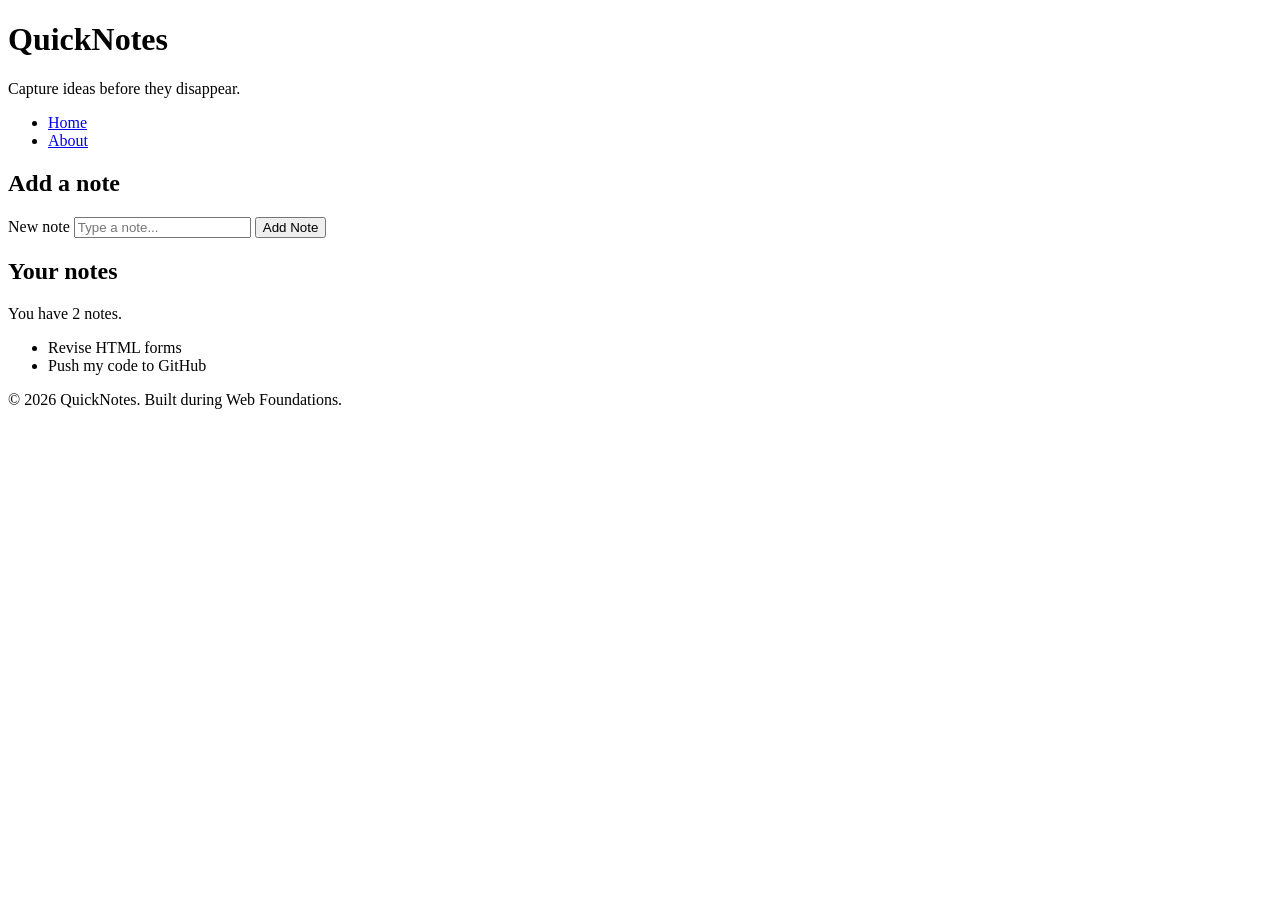
<file: day1/index.html>
<!DOCTYPE html>
<html lang="en">
  <head>
    <meta charset="UTF-8" />
    <meta name="viewport" content="width=device-width, initial-scale=1.0" />
    <title>QuickNotes</title>
  </head>
  <body>
    <header>
       <h1>QuickNotes</h1>
  <p>Capture ideas before they disappear.</p>
  <nav>
    <ul>
      <li><a href="index.html">Home</a></li>
      <li><a href="about.html">About</a></li>
    </ul>
  </nav>
</header>
    </header>
 
    <main>
      <section>
        <h2>Add a note</h2>
        <form id="note-form">
          <label for="note-input">New note</label>
          <input type="text" id="note-input" placeholder="Type a note..." />
          <button type="submit">Add Note</button>
        </form>
      </section>
 
      <section>
        <h2>Your notes</h2>
        <p id="note-count">You have 2 notes.</p>
        <ul id="notes-list">
          <li>Revise HTML forms</li>
          <li>Push my code to GitHub</li>
        </ul>
      </section>
    </main>
 
    <footer>
      <p>&copy; 2026 QuickNotes. Built during Web Foundations.</p>
    </footer>
  </body>
</html>
</file>
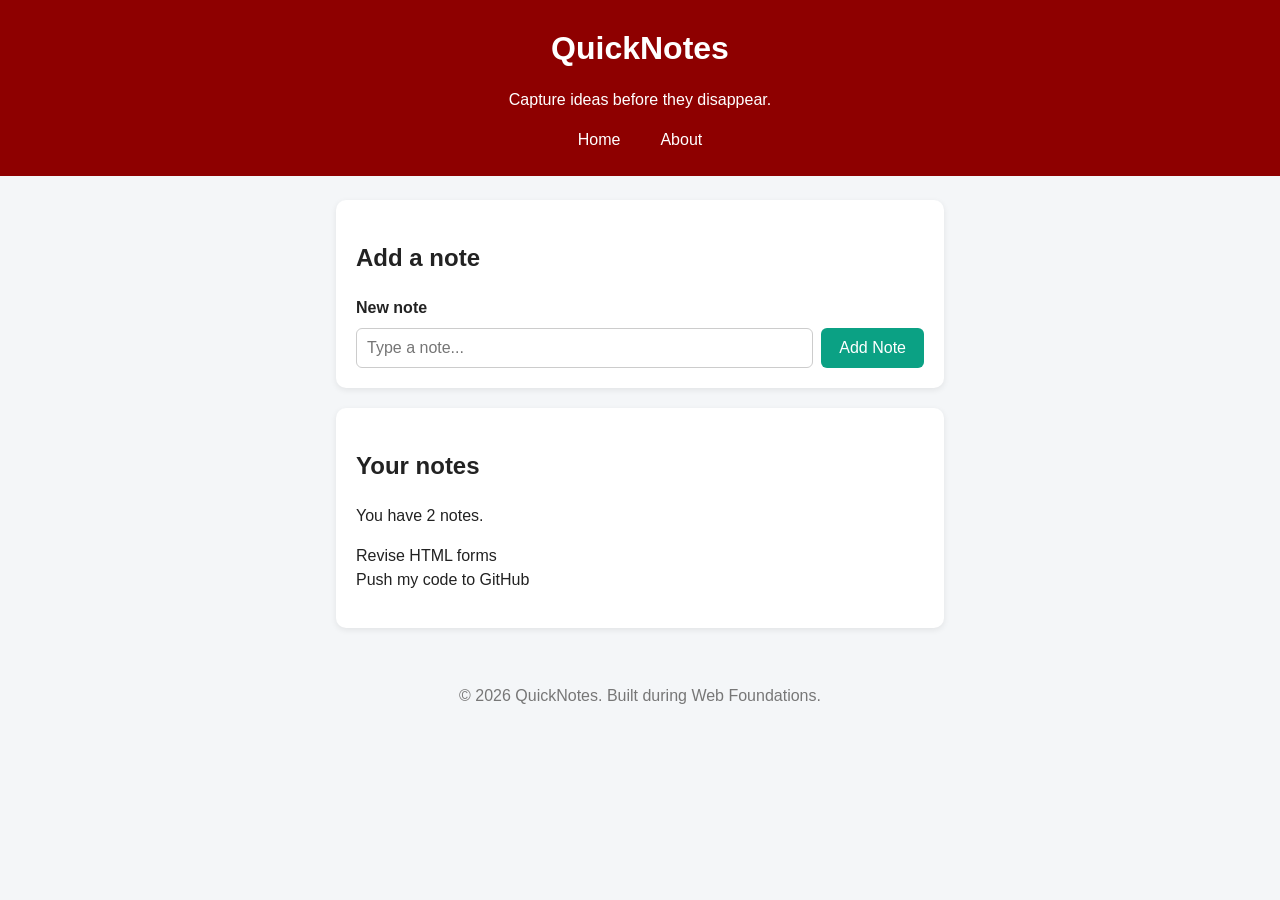
<file: day2/index.html>
<!DOCTYPE html>
<html lang="en">
  <head>
    <meta charset="UTF-8" />
    <meta name="viewport" content="width=device-width, initial-scale=1.0" />
    <title>QuickNotes</title>
    <link rel="stylesheet" href="style.css" />
  </head>
  <body>
    <header>
       <h1>QuickNotes</h1>
  <p>Capture ideas before they disappear.</p>
  <nav>
    <ul>
      <li><a href="index.html">Home</a></li>
      <li><a href="about.html">About</a></li>
    </ul>
  </nav>
</header>
 
    <main>
      <section>
        <h2>Add a note</h2>
        <form id="note-form">
          <label for="note-input">New note</label>
          <input type="text" id="note-input" placeholder="Type a note..." />
          <button type="submit">Add Note</button>
        </form>
      </section>
 
      <section>
        <h2>Your notes</h2>
        <p id="note-count">You have 2 notes.</p>
        <ul id="notes-list">
          <li>Revise HTML forms</li>
          <li>Push my code to GitHub</li>
        </ul>
      </section>
    </main>
 
    <footer>
      <p>&copy; 2026 QuickNotes. Built during Web Foundations.</p>
    </footer>
  </body>
</html>
</file>
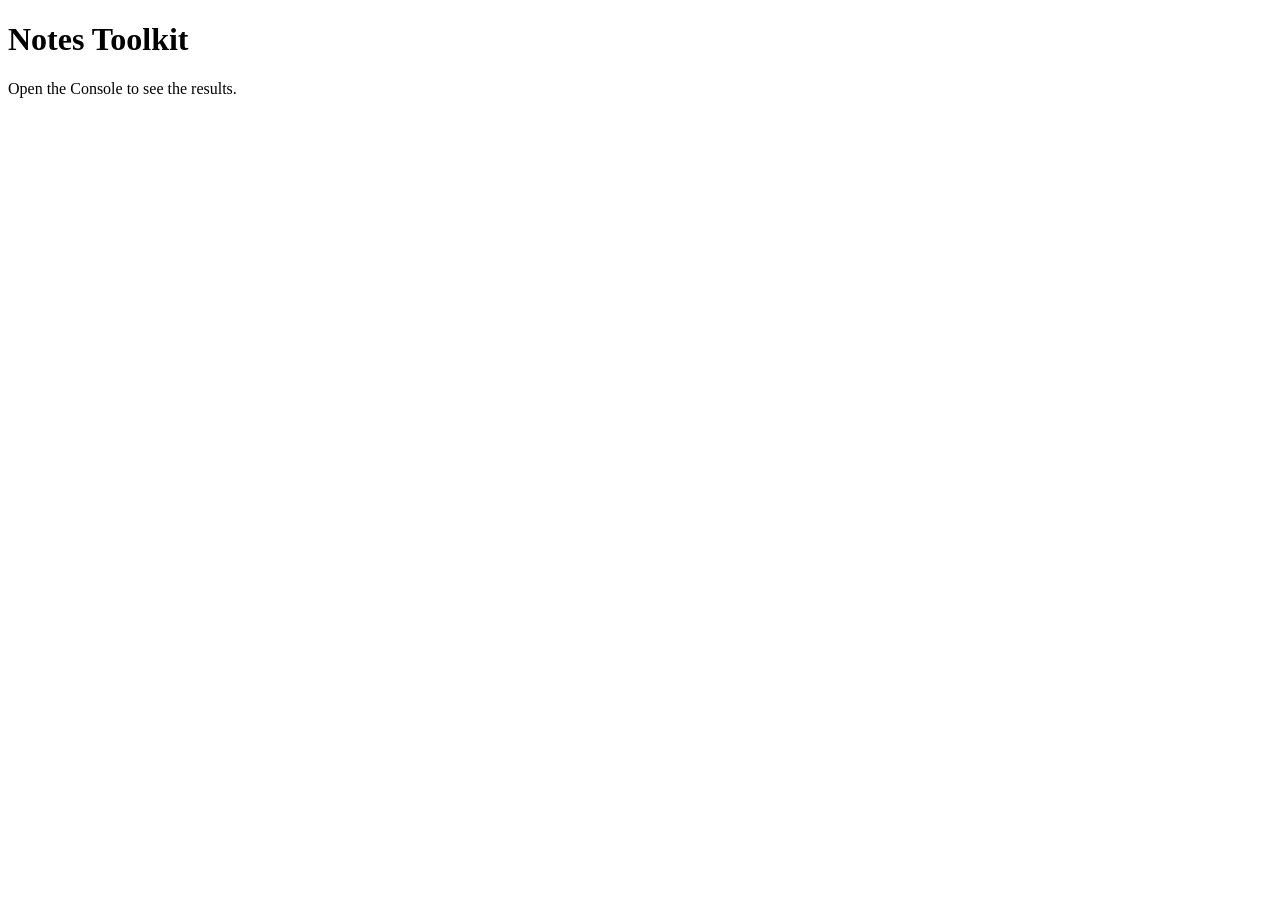
<file: day3/index.html>
<!DOCTYPE html>
<html lang="en">
  <head>
    <meta charset="UTF-8" />
    <meta name="viewport" content="width=device-width, initial-scale=1.0" />
    <title>Notes Toolkit</title>
    <script src="script.js" defer></script>
  </head>
  <body>
    <h1>Notes Toolkit</h1>
    <p>Open the Console to see the results.</p>
  </body>
</html>
</file>
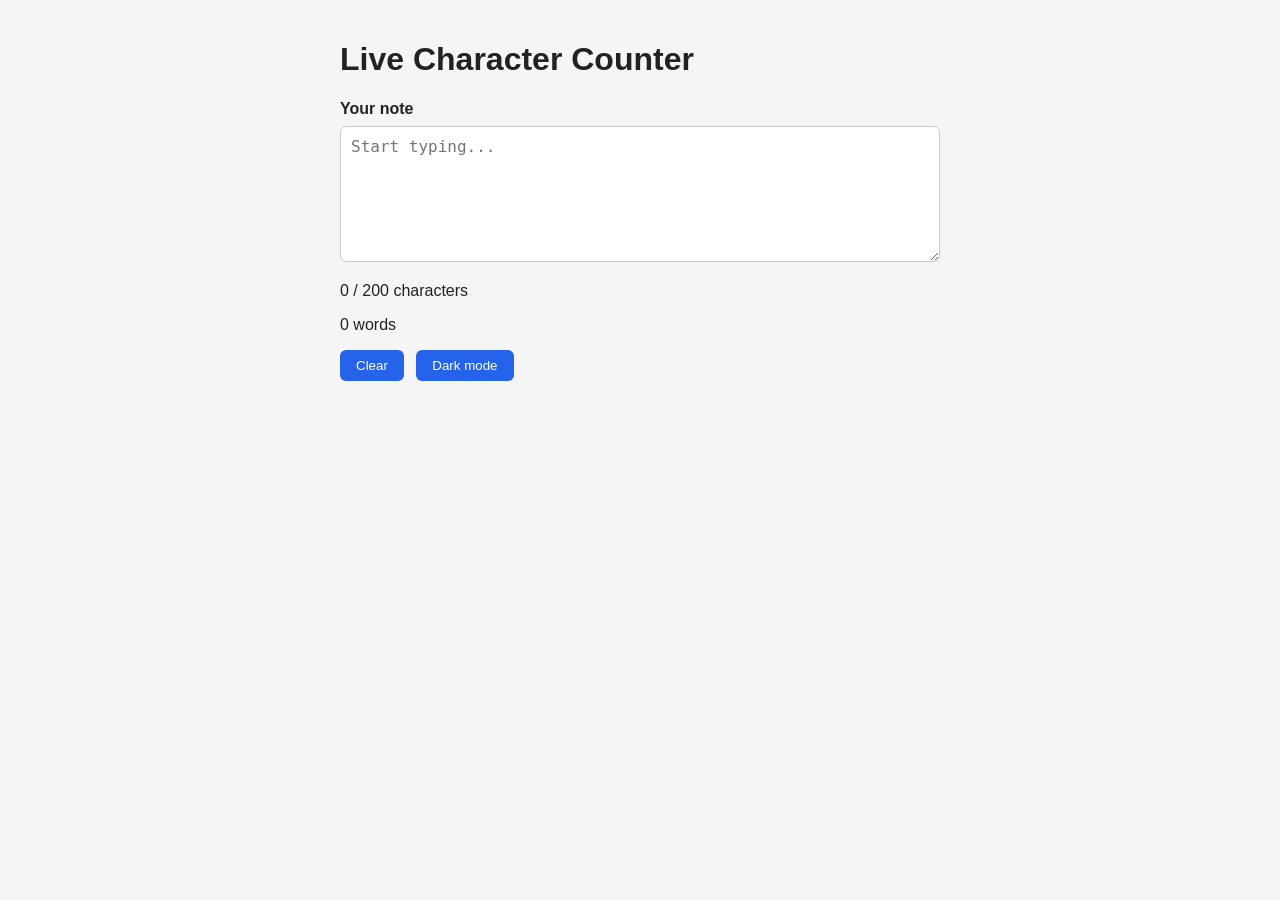
<file: day4/index.html>
<!DOCTYPE html>
<html lang="en">
<head>
  <meta charset="UTF-8">
  <meta name="viewport" content="width=device-width, initial-scale=1.0">
  <title>Live Character Counter</title>
  <link rel="stylesheet" href="style.css">
  <script src="script.js" defer></script>
</head>
<body>
  <main>
    <h1>Live Character Counter</h1>

    <label for="note-text">Your note</label>
    <textarea id="note-text" rows="6" placeholder="Start typing..."></textarea>

    <p id="char-count">0 / 200 characters</p>
    <p id="word-count">0 words</p>

    <button id="clear-btn">Clear</button>
    <button id="theme-toggle">Dark mode</button>
  </main>
</body>
</html>
</file>
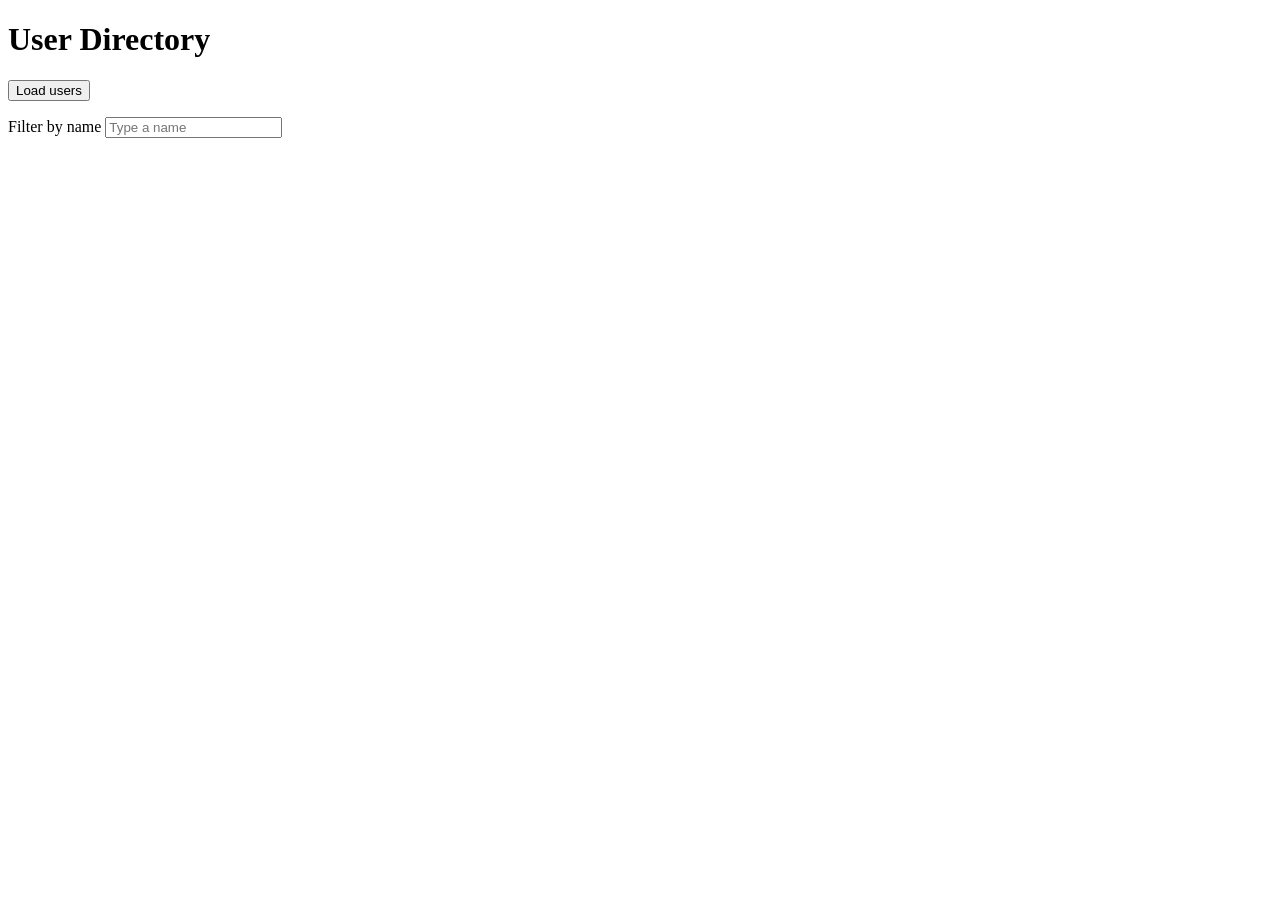
<file: day5/index.html>
<!DOCTYPE html>
<html lang="en">
<head>
  <meta charset="UTF-8">
  <meta name="viewport" content="width=device-width, initial-scale=1.0">
  <title>User Directory</title>
  <script src="users.js" defer></script>
</head>
<body>
  <h1>User Directory</h1>

  <button id="load-users">Load users</button>

  <p>
    <label for="filter-input">Filter by name</label>
    <input type="text" id="filter-input" placeholder="Type a name">
  </p>

  <p id="status"></p>

  <ul id="users-list"></ul>
</body>
</html>
</file>
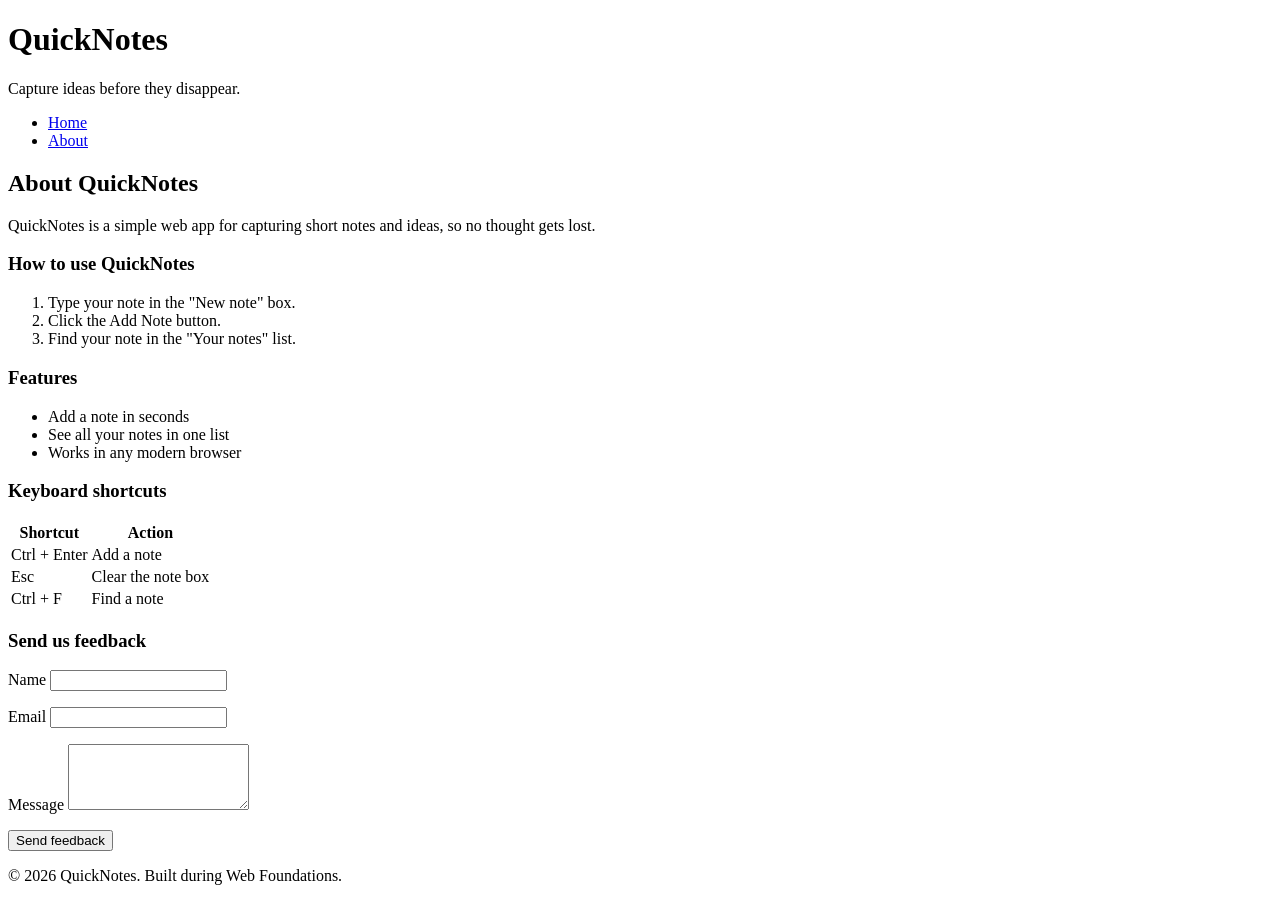
<file: day1/about.html>
<!DOCTYPE html>
<html lang="en">
  <head>
    <meta charset="UTF-8" />
    <meta name="viewport" content="width=device-width, initial-scale=1.0" />
    <title>About | QuickNotes</title>
  </head>
  <body>
    <header>
      <h1>QuickNotes</h1>
      <p>Capture ideas before they disappear.</p>
      <nav>
        <ul>
          <li><a href="index.html">Home</a></li>
          <li><a href="about.html">About</a></li>
        </ul>
      </nav>
    </header>

    <main>
      <h2>About QuickNotes</h2>
      <p>QuickNotes is a simple web app for capturing short notes and ideas, so no thought gets lost.</p>

      <section>
        <h3>How to use QuickNotes</h3>
        <ol>
          <li>Type your note in the "New note" box.</li>
          <li>Click the Add Note button.</li>
          <li>Find your note in the "Your notes" list.</li>
        </ol>
      </section>

      <section>
        <h3>Features</h3>
        <ul>
          <li>Add a note in seconds</li>
          <li>See all your notes in one list</li>
          <li>Works in any modern browser</li>
        </ul>
      </section>

      <section>
        <h3>Keyboard shortcuts</h3>
        <table>
          <thead>
            <tr>
              <th>Shortcut</th>
              <th>Action</th>
            </tr>
          </thead>
          <tbody>
            <tr>
              <td>Ctrl + Enter</td>
              <td>Add a note</td>
            </tr>
            <tr>
              <td>Esc</td>
              <td>Clear the note box</td>
            </tr>
            <tr>
              <td>Ctrl + F</td>
              <td>Find a note</td>
            </tr>
          </tbody>
        </table>
      </section>

      <section>
        <h3>Send us feedback</h3>
        <form>
          <p>
            <label for="name">Name</label>
            <input type="text" id="name" name="name" required />
          </p>
          <p>
            <label for="email">Email</label>
            <input type="email" id="email" name="email" required />
          </p>
          <p>
            <label for="message">Message</label>
            <textarea id="message" name="message" rows="4" required></textarea>
          </p>
          <button type="submit">Send feedback</button>
        </form>
      </section>
    </main>

    <footer>
      <p>&copy; 2026 QuickNotes. Built during Web Foundations.</p>
    </footer>
  </body>
</html>
</file>
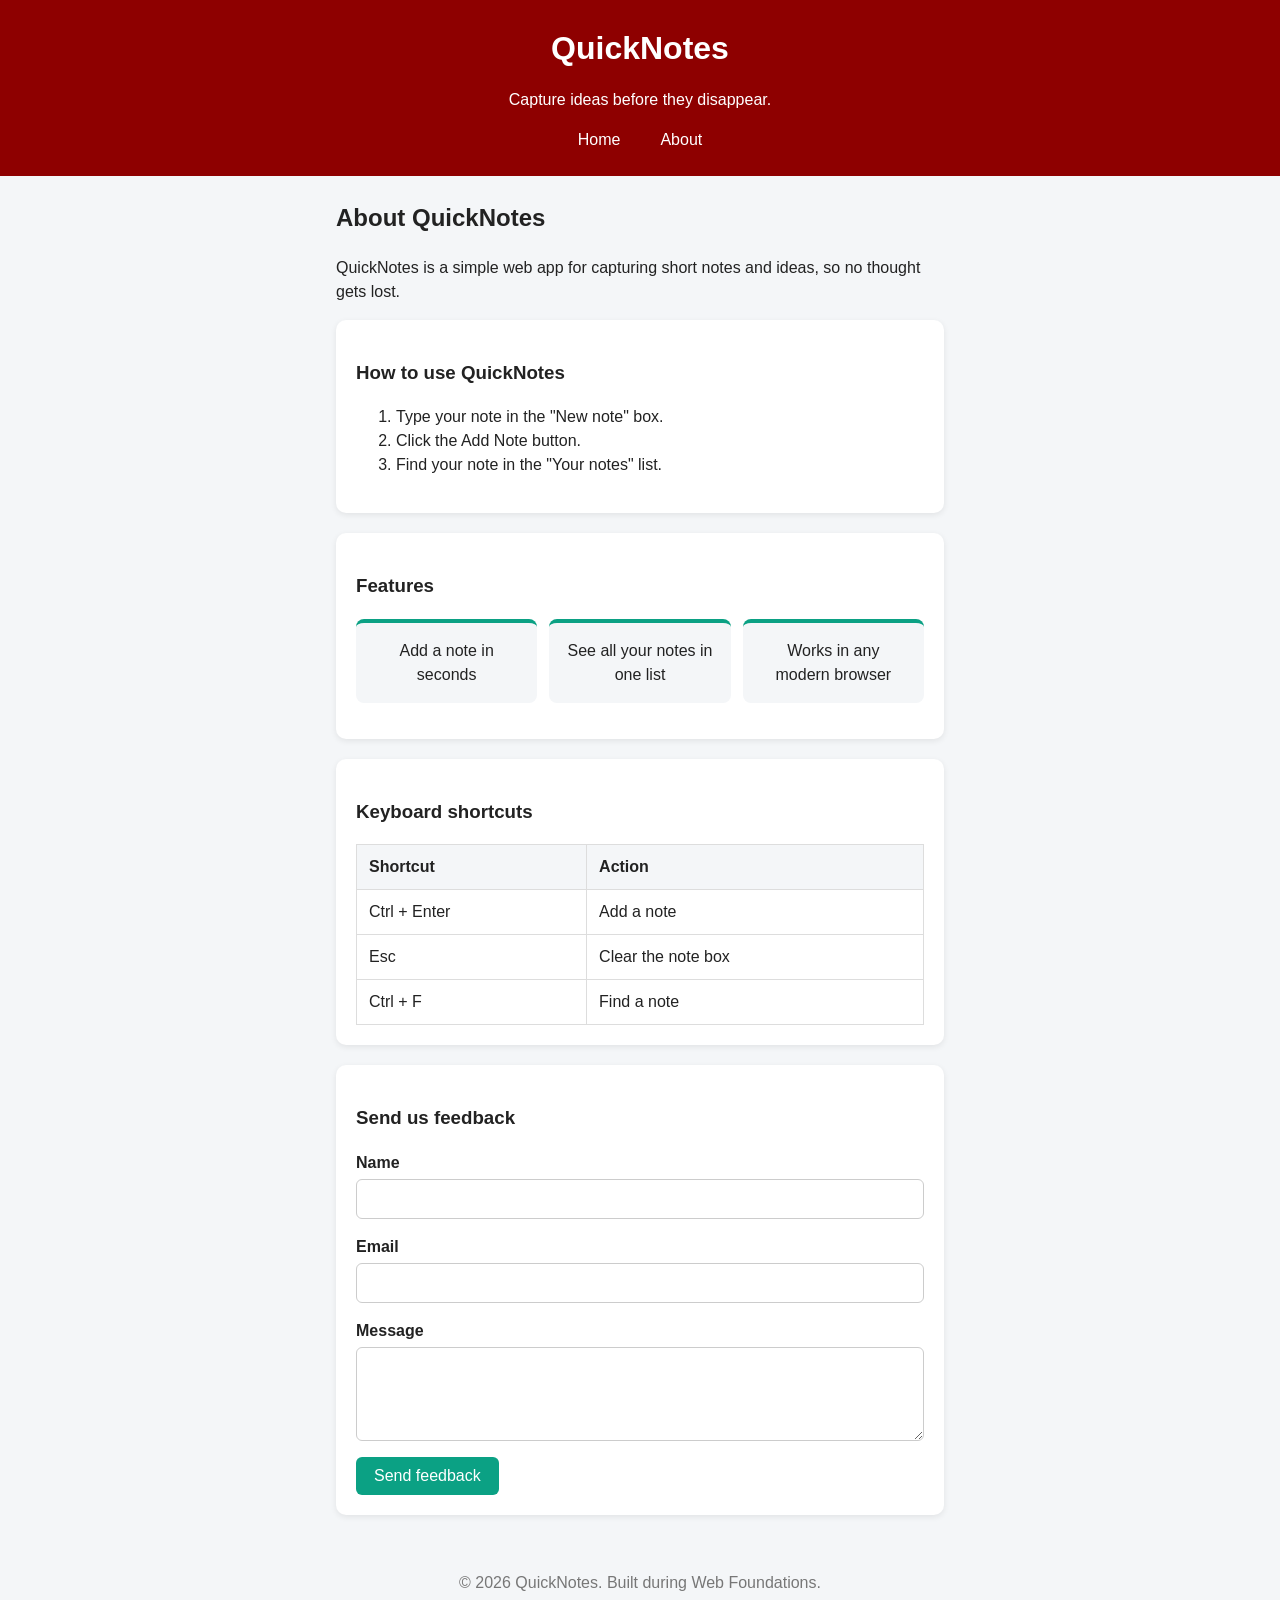
<file: day2/about.html>
<!DOCTYPE html>
<html lang="en">
  <head>
    <meta charset="UTF-8" />
    <meta name="viewport" content="width=device-width, initial-scale=1.0" />
    <title>About | QuickNotes</title>
    <link rel="stylesheet" href="style.css" />
  </head>
  <body>
    <header>
      <h1>QuickNotes</h1>
      <p>Capture ideas before they disappear.</p>
      <nav>
        <ul>
          <li><a href="index.html">Home</a></li>
          <li><a href="about.html">About</a></li>
        </ul>
      </nav>
    </header>

    <main>
      <h2>About QuickNotes</h2>
      <p>QuickNotes is a simple web app for capturing short notes and ideas, so no thought gets lost.</p>

      <section>
        <h3>How to use QuickNotes</h3>
        <ol>
          <li>Type your note in the "New note" box.</li>
          <li>Click the Add Note button.</li>
          <li>Find your note in the "Your notes" list.</li>
        </ol>
      </section>

      <section>
        <h3>Features</h3>
        <ul class="features">
          <li>Add a note in seconds</li>
          <li>See all your notes in one list</li>
          <li>Works in any modern browser</li>
        </ul>
      </section>

      <section>
        <h3>Keyboard shortcuts</h3>
        <table>
          <thead>
            <tr>
              <th>Shortcut</th>
              <th>Action</th>
            </tr>
          </thead>
          <tbody>
            <tr>
              <td>Ctrl + Enter</td>
              <td>Add a note</td>
            </tr>
            <tr>
              <td>Esc</td>
              <td>Clear the note box</td>
            </tr>
            <tr>
              <td>Ctrl + F</td>
              <td>Find a note</td>
            </tr>
          </tbody>
        </table>
      </section>

      <section>
        <h3>Send us feedback</h3>
        <form class="feedback-form">
          <p>
            <label for="name">Name</label>
            <input type="text" id="name" name="name" required />
          </p>
          <p>
            <label for="email">Email</label>
            <input type="email" id="email" name="email" required />
          </p>
          <p>
            <label for="message">Message</label>
            <textarea id="message" name="message" rows="4" required></textarea>
          </p>
          <button type="submit">Send feedback</button>
        </form>
      </section>
    </main>

    <footer>
      <p>&copy; 2026 QuickNotes. Built during Web Foundations.</p>
    </footer>
  </body>
</html>
</file>
<file: day2/style.css>
/* 1. Reset: predictable sizing and no default body margin */
*,
*::before,
*::after {
  box-sizing: border-box;
}

body {
  margin: 0;
  font-family: "Segoe UI", Arial, sans-serif;
  background-color: #f4f6f8;
  color: #222;
  line-height: 1.5;
}

/* 2. Header */
header {
  background-color: #8e0000;
  color: white;
  text-align: center;
  padding: 24px 16px;
}

header h1 {
  margin: 0;
}

/* 3. Centre the main content and limit its width */
main {
  max-width: 640px;
  margin: 24px auto;
  /* auto left/right margins centre a block */
  padding: 0 16px;
}

section {
  background: white;
  padding: 20px;
  border-radius: 10px;
  margin-bottom: 20px;
  box-shadow: 0 2px 6px rgba(0, 0, 0, 0.08);
}

/* 4. Form layout with Flexbox */
#note-form {
  display: flex;
  gap: 8px;
  flex-wrap: wrap;
}

#note-form label {
  width: 100%;
  /* label on its own line */
  font-weight: bold;
}

#note-input {
  flex: 1;
  padding: 10px;
  border: 1px solid #ccc;
  border-radius: 6px;
  font-size: 1rem;
}

button {
  background-color: #0ba184;
  color: white;
  border: none;
  padding: 10px 18px;
  border-radius: 6px;
  font-size: 1rem;
  cursor: pointer;
  transition: background-color 0.2s ease;
}

button:hover {
  background-color: #088a70;
}

/* 5. Notes list */
#notes-list {
  list-style: none;
  /* remove bullet points */
  padding: 0;
}

.note {
  background-color: #fffbe6;
  border-left: 4px solid #0ba184;
  padding: 12px 16px;
  margin-bottom: 10px;
  border-radius: 6px;
}

/* 6. Footer */
footer {
  text-align: center;
  color: #777;
  padding: 16px;
}

/* 8. Navigation */
nav ul {
  display: flex;
  justify-content: center;
  gap: 16px;
  list-style: none;
  padding: 0;
  margin: 12px 0 0;
}

nav a {
  color: white;
  text-decoration: none;
  padding: 6px 12px;
  border-radius: 6px;
  transition: background-color 0.2s ease;
}

nav a:hover {
  background-color: rgba(255, 255, 255, 0.2);
}

/* 9. Features grid */
.features {
  display: grid;
  grid-template-columns: repeat(auto-fit, minmax(180px, 1fr));
  gap: 12px;
  list-style: none;
  padding: 0;
}

.features li {
  background-color: #f4f6f8;
  border-top: 4px solid #0ba184;
  border-radius: 8px;
  padding: 16px;
  text-align: center;
}

/* 10. Shortcuts table */
table {
  width: 100%;
  border-collapse: collapse;
}

th,
td {
  border: 1px solid #ddd;
  padding: 10px 12px;
  text-align: left;
}

th {
  background-color: #f4f6f8;
}

/* 11. Feedback form */
.feedback-form label {
  display: block;
  font-weight: bold;
  margin-bottom: 4px;
}

.feedback-form input,
.feedback-form textarea {
  display: block;
  width: 100%;
  padding: 10px;
  border: 1px solid #ccc;
  border-radius: 6px;
  font-size: 1rem;
  font-family: inherit;
}

/* 7. Phones */
@media (max-width: 600px) {
  #note-form {
    flex-direction: column;
  }

  header {
    padding: 16px 12px;
  }

  header h1 {
    font-size: 1.5rem;
  }
}
</file>
<file: day4/style.css>
:root {
  --bg-color: #f5f5f5;
  --text-color: #222222;
  --box-color: #ffffff;
  --border-color: #cccccc;
  --button-color: #2563eb;
}

body.dark {
  --bg-color: #1e1e1e;
  --text-color: #f0f0f0;
  --box-color: #2d2d2d;
  --border-color: #555555;
  --button-color: #60a5fa;
}

body {
  background-color: var(--bg-color);
  color: var(--text-color);
  font-family: Arial, sans-serif;
  margin: 0;
  padding: 20px;
}

main { max-width: 600px; margin: 0 auto; }

label { display: block; margin-bottom: 8px; font-weight: bold; }

textarea {
  width: 100%;
  box-sizing: border-box;
  padding: 10px;
  font-size: 16px;
  background-color: var(--box-color);
  color: var(--text-color);
  border: 1px solid var(--border-color);
  border-radius: 6px;
}

button {
  padding: 8px 16px;
  margin-right: 8px;
  border: none;
  border-radius: 6px;
  background-color: var(--button-color);
  color: #ffffff;
  cursor: pointer;
}

.warning { color: orange; }

.over { color: red; font-weight: bold; }
</file>
